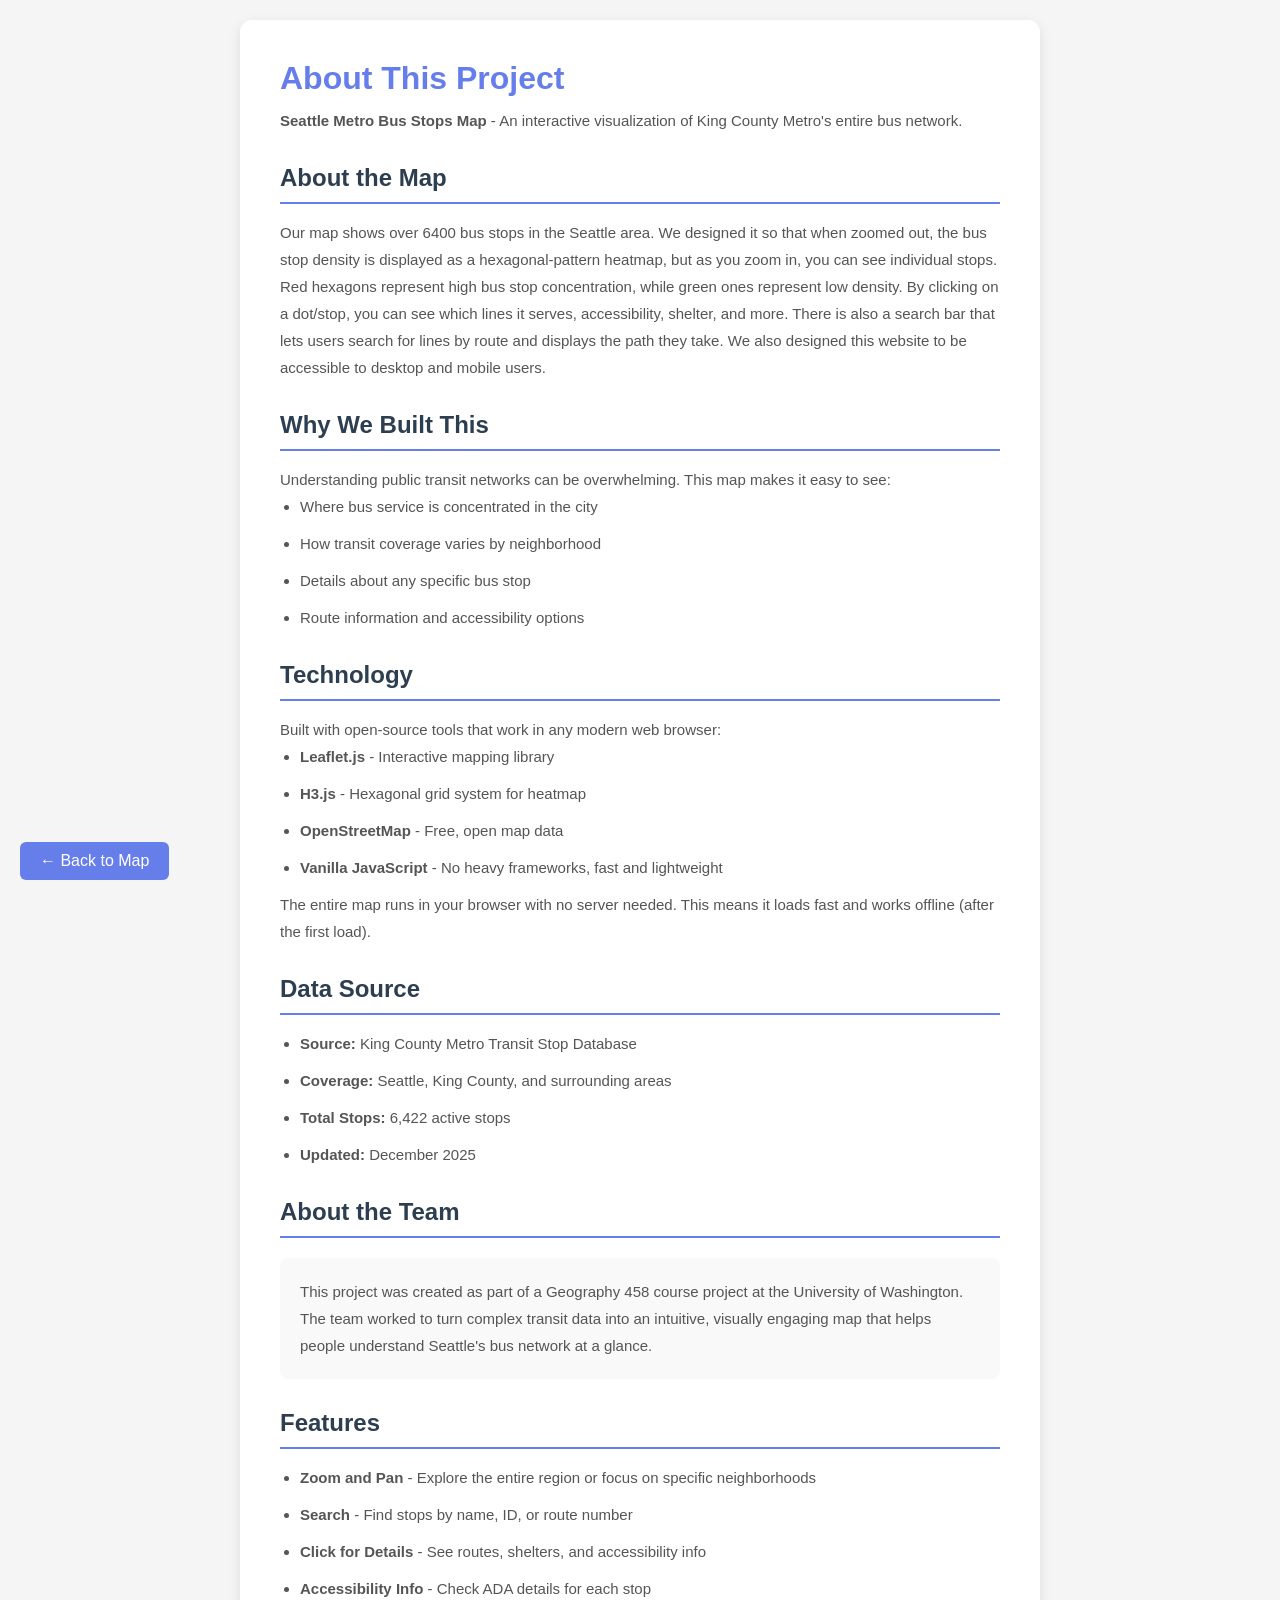
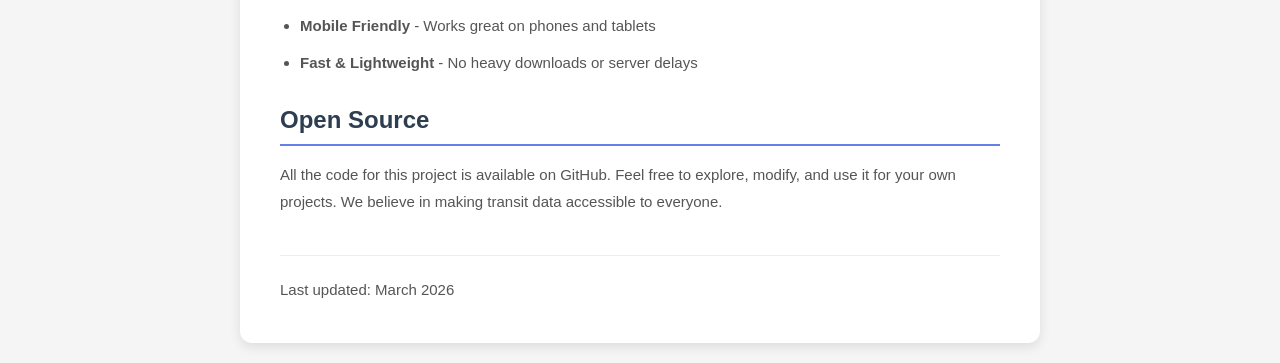
<file: about.html>
<!DOCTYPE html>
<html lang="en">
<head>
    <meta charset="UTF-8">
    <meta name="viewport" content="width=device-width, initial-scale=1.0">
    <meta name="description" content="About the Seattle Metro Bus Stops Map project.">
    <title>About - Seattle Metro Bus Stops Map</title>
    
    <!-- Favicon -->
    <link rel="icon" type="image/png" href="busbanner.png">
    
    <!-- Custom CSS -->
    <link rel="stylesheet" href="css/style.css">
    
    <style>
        html {
            overflow: auto !important;
            height: auto !important;
        }
        
        body {
            background: #f5f5f5;
            padding: 20px;
            overflow: auto !important;
            height: auto !important;
            width: auto !important;
        }
        
        .container {
            max-width: 800px;
            margin: 0 auto;
            background: white;
            padding: 40px;
            border-radius: 12px;
            box-shadow: 0 4px 12px rgba(0, 0, 0, 0.1);
        }
        
        h1 {
            color: #667eea;
            margin-bottom: 10px;
            font-size: 32px;
        }
        
        h2 {
            color: #2c3e50;
            margin-top: 30px;
            margin-bottom: 15px;
            border-bottom: 2px solid #667eea;
            padding-bottom: 10px;
        }
        
        p, li {
            color: #555;
            line-height: 1.8;
            font-size: 15px;
        }
        
        ul {
            margin-left: 20px;
        }
        
        li {
            margin-bottom: 10px;
        }
        
        .team {
            background: #f9f9f9;
            padding: 20px;
            border-radius: 8px;
            margin-top: 20px;
        }
        
        .back-button {
            display: inline-block;
            margin-bottom: 30px;
            padding: 10px 20px;
            background: #667eea;
            color: white;
            text-decoration: none;
            border-radius: 6px;
            transition: background 0.3s;
            font-weight: 500;
        }
        
        .back-button:hover {
            background: #764ba2;
        }
        
        .bottom-button {
            position: fixed;
            bottom: 20px;
            left: 20px;
            padding: 10px 20px;
            background: #667eea;
            color: white;
            text-decoration: none;
            border-radius: 6px;
            transition: background 0.3s;
            font-weight: 500;
            z-index: 1000;
        }
        
        .bottom-button:hover {
            background: #764ba2;
        }
        
        .timestamp {
            color: #999;
            font-size: 13px;
            margin-top: 40px;
            border-top: 1px solid #eee;
            padding-top: 20px;
        }
    </style>
</head>
<body>
    <div class="container">
        <h1>About This Project</h1>
        <p><strong>Seattle Metro Bus Stops Map</strong> - An interactive visualization of King County Metro's entire bus network.</p>
        
        <h2>About the Map</h2>
        <p>
            Our map shows over 6400 bus stops in the Seattle area. We designed it so that when zoomed out, the bus stop density is displayed 
            as a hexagonal-pattern heatmap, but as you zoom in, you can see individual stops. Red hexagons represent high bus stop concentration, 
            while green ones represent low density. By clicking on a dot/stop, you can see which lines it serves, accessibility, shelter, and more. 
            There is also a search bar that lets users search for lines by route and displays the path they take. We also designed this website 
            to be accessible to desktop and mobile users.
        </p>
        
        <h2>Why We Built This</h2>
        <p>
            Understanding public transit networks can be overwhelming. This map makes it easy to see:
        </p>
        <ul>
            <li>Where bus service is concentrated in the city</li>
            <li>How transit coverage varies by neighborhood</li>
            <li>Details about any specific bus stop</li>
            <li>Route information and accessibility options</li>
        </ul>
        
        <h2>Technology</h2>
        <p>Built with open-source tools that work in any modern web browser:</p>
        <ul>
            <li><strong>Leaflet.js</strong> - Interactive mapping library</li>
            <li><strong>H3.js</strong> - Hexagonal grid system for heatmap</li>
            <li><strong>OpenStreetMap</strong> - Free, open map data</li>
            <li><strong>Vanilla JavaScript</strong> - No heavy frameworks, fast and lightweight</li>
        </ul>
        <p>
            The entire map runs in your browser with no server needed. This means it loads fast and works offline (after the first load).
        </p>
        
        <h2>Data Source</h2>
        <ul>
            <li><strong>Source:</strong> King County Metro Transit Stop Database</li>
            <li><strong>Coverage:</strong> Seattle, King County, and surrounding areas</li>
            <li><strong>Total Stops:</strong> 6,422 active stops</li>
            <li><strong>Updated:</strong> December 2025</li>
        </ul>
        
        <h2>About the Team</h2>
        <div class="team">
            <p>
                This project was created as part of a Geography 458 course project at the University of Washington. 
                The team worked to turn complex transit data into an intuitive, visually engaging map that helps people 
                understand Seattle's bus network at a glance.
            </p>
        </div>
        
        <h2>Features</h2>
        <ul>
            <li><strong>Zoom and Pan</strong> - Explore the entire region or focus on specific neighborhoods</li>
            <li><strong>Search</strong> - Find stops by name, ID, or route number</li>
            <li><strong>Click for Details</strong> - See routes, shelters, and accessibility info</li>
            <li><strong>Accessibility Info</strong> - Check ADA details for each stop</li>
            <li><strong>Mobile Friendly</strong> - Works great on phones and tablets</li>
            <li><strong>Fast & Lightweight</strong> - No heavy downloads or server delays</li>
        </ul>
        
        <h2>Open Source</h2>
        <p>
            All the code for this project is available on GitHub. Feel free to explore, modify, 
            and use it for your own projects. We believe in making transit data accessible to everyone.
        </p>
        
        <div class="timestamp">
            <p>Last updated: March 2026</p>
        </div>
    </div>
    
    <a href="index.html" class="bottom-button">← Back to Map</a>
</body>
</html>
</file>
<file: css/style.css>
* {
    margin: 0;
    padding: 0;
    box-sizing: border-box;
}

html,
body {
    width: 100%;
    height: 100%;
    overflow: hidden;
    font-family: -apple-system, BlinkMacSystemFont, 'Segoe UI', Roboto, 'Helvetica Neue', Arial, sans-serif;
    background: #f0f2f5;
}

::-webkit-scrollbar {
    width: 6px;
}

::-webkit-scrollbar-track {
    background: #f1f1f1;
}

::-webkit-scrollbar-thumb {
    background: #888;
    border-radius: 3px;
}

::-webkit-scrollbar-thumb:hover {
    background: #555;
}

#map {
    width: 100%;
    height: 100%;
    z-index: 1;
}

/* Header */
.header {
    position: absolute;
    top: 20px;
    left: 20px;
    background: linear-gradient(135deg, #667eea 0%, #764ba2 100%);
    padding: 20px 25px;
    border-radius: 12px;
    box-shadow: 0 8px 32px rgba(102, 126, 234, 0.25);
    z-index: 1000;
    max-width: 350px;
    color: white;
}

.header h1 {
    font-size: 24px;
    color: white;
    margin-bottom: 8px;
    font-weight: 700;
    letter-spacing: -0.5px;
}

.header p {
    font-size: 13px;
    color: rgba(255, 255, 255, 0.9);
    line-height: 1.6;
    margin-bottom: 12px;
}

.stop-count {
    display: inline-block;
    background: rgba(255, 255, 255, 0.2);
    color: white;
    padding: 6px 14px;
    border-radius: 20px;
    font-size: 12px;
    font-weight: 600;
    border: 1px solid rgba(255, 255, 255, 0.3);
    backdrop-filter: blur(10px);
}

/* Legend */
.legend {
    position: absolute;
    bottom: 20px;
    left: 20px;
    background: white;
    padding: 18px;
    border-radius: 12px;
    box-shadow: 0 8px 32px rgba(0, 0, 0, 0.1);
    z-index: 1000;
    font-size: 12px;
}

.legend h3 {
    font-size: 14px;
    margin-bottom: 12px;
    color: #2c3e50;
    font-weight: 700;
}

.legend-item {
    display: flex;
    align-items: center;
    margin-bottom: 10px;
    gap: 10px;
}

.legend-circle {
    width: 16px;
    height: 16px;
    border-radius: 50%;
    border: 2px solid #fff;
    box-shadow: 0 0 0 1.5px #ccc;
    flex-shrink: 0;
}

.legend-circle.small {
    background: linear-gradient(135deg, #667eea 0%, #764ba2 100%);
}

.legend-circle.medium {
    background: linear-gradient(135deg, #2196F3 0%, #1976D2 100%);
}

.legend-circle.large {
    background: linear-gradient(135deg, #00BCD4 0%, #0097A7 100%);
}

.legend-item span {
    color: #555;
    font-size: 12px;
    font-weight: 500;
}

/* Search Box */
.search-box {
    position: absolute;
    top: 20px;
    right: 20px;
    background: white;
    padding: 12px;
    border-radius: 12px;
    box-shadow: 0 8px 32px rgba(0, 0, 0, 0.1);
    z-index: 1000;
}

.search-controls {
    display: flex;
    gap: 8px;
    align-items: center;
    margin-bottom: 8px;
}

.search-box input {
    flex: 1;
    padding: 10px 14px;
    border: 2px solid #e8e8e8;
    border-radius: 8px;
    font-size: 14px;
    font-family: inherit;
    transition: all 0.3s ease;
    min-width: 200px;
}

.search-box input:focus {
    outline: none;
    border-color: #667eea;
    box-shadow: 0 0 0 3px rgba(102, 126, 234, 0.1);
}

.search-box input::placeholder {
    color: #999;
}

.search-toggle {
    display: flex;
    background: #f0f0f0;
    border-radius: 8px;
    padding: 2px;
    gap: 2px;
}

.toggle-btn {
    padding: 8px 14px;
    border: none;
    background: transparent;
    color: #666;
    font-size: 12px;
    font-weight: 600;
    border-radius: 6px;
    cursor: pointer;
    transition: all 0.3s ease;
}

.toggle-btn.active {
    background: white;
    color: #667eea;
    box-shadow: 0 2px 8px rgba(102, 126, 234, 0.15);
}

/* Leaflet Popup Customization */
.leaflet-popup-content-wrapper {
    border-radius: 12px;
    box-shadow: 0 8px 32px rgba(0, 0, 0, 0.15);
    padding: 0;
    border: none;
    background: white;
}

.leaflet-popup-content {
    margin: 0;
    width: 320px !important;
    max-height: 500px;
    overflow-y: auto;
}

.popup-content {
    padding: 0;
}

.popup-header {
    background: linear-gradient(135deg, #667eea 0%, #764ba2 100%);
    color: white;
    padding: 16px 18px;
    margin: 0;
    border-radius: 12px 12px 0 0;
}

.stop-name {
    font-size: 18px;
    font-weight: 700;
    color: white;
    margin-bottom: 4px;
    word-wrap: break-word;
}

.stop-id {
    font-size: 12px;
    color: rgba(255, 255, 255, 0.8);
}

.popup-info {
    font-size: 13px;
    line-height: 1.7;
    color: #333;
    padding: 16px 18px;
}

.popup-info-row {
    margin-bottom: 12px;
    display: flex;
    flex-wrap: wrap;
    gap: 6px;
    align-items: flex-start;
}

.info-label {
    font-weight: 700;
    color: #667eea;
    min-width: 90px;
    font-size: 12px;
    text-transform: uppercase;
    letter-spacing: 0.5px;
}

.info-value {
    color: #555;
    flex: 1;
    font-weight: 500;
}

.routes-badge {
    display: inline-block;
    background: linear-gradient(135deg, #667eea 0%, #764ba2 100%);
    color: white;
    padding: 4px 10px;
    border-radius: 12px;
    font-size: 12px;
    font-weight: 600;
    margin: 2px 4px 2px 0;
    box-shadow: 0 2px 8px rgba(102, 126, 234, 0.2);
}

.accessibility {
    display: inline-block;
    padding: 4px 10px;
    border-radius: 12px;
    font-size: 11px;
    font-weight: 600;
    color: white;
    margin-top: 4px;
}

.accessibility.yes {
    background: linear-gradient(135deg, #2196F3 0%, #1976D2 100%);
    color: white;
}

.accessibility.no {
    background: linear-gradient(135deg, #9C9C9C 0%, #757575 100%);
    color: white;
}

.shelter-badge {
    display: inline-block;
    padding: 4px 10px;
    border-radius: 12px;
    font-size: 11px;
    font-weight: 600;
    color: white;
    margin-top: 4px;
}

.shelter-badge.yes {
    background: linear-gradient(135deg, #00BCD4 0%, #0097A7 100%);
    color: white;
}

.shelter-badge.no {
    background: linear-gradient(135deg, #9C9C9C 0%, #757575 100%);
    color: white;
}

/* Loading indicator */
.loading {
    position: absolute;
    top: 50%;
    left: 50%;
    transform: translate(-50%, -50%);
    background: rgba(0, 0, 0, 0.7);
    color: white;
    padding: 20px 40px;
    border-radius: 8px;
    font-size: 16px;
    z-index: 2000;
    display: none;
}

.loading.active {
    display: block;
}

.spinner {
    display: inline-block;
    width: 14px;
    height: 14px;
    border: 2px solid rgba(255, 255, 255, 0.3);
    border-top-color: white;
    border-radius: 50%;
    animation: spin 0.8s linear infinite;
    margin-right: 8px;
    vertical-align: middle;
}

@keyframes spin {
    to {
        transform: rotate(360deg);
    }
}

/* Responsive Design */
@media (max-width: 768px) {
    .header {
        max-width: calc(100% - 40px);
    }

    .search-box {
        width: calc(100% - 40px);
        right: 20px;
    }

    .search-box input {
        width: 100%;
    }

    .legend {
        bottom: auto;
        top: auto;
        left: 20px;
        right: 20px;
        max-width: calc(100% - 40px);
    }
}

/* Leaflet marker cluster customization */
.marker-cluster {
    background-clip: padding-box;
    border-radius: 40px;
}

.marker-cluster div {
    width: 30px;
    margin-left: 5px;
    margin-top: 5px;
    text-align: center;
    border-radius: 15px;
    font: 12px Arial, Helvetica, sans-serif;
    font-weight: 600;
}

.marker-cluster.marker-cluster-small {
    background-color: rgba(102, 126, 234, 0.2);
}

.marker-cluster.marker-cluster-small div {
    background-color: #667eea;
    color: white;
}

.marker-cluster.marker-cluster-medium {
    background-color: rgba(33, 150, 243, 0.2);
}

.marker-cluster.marker-cluster-medium div {
    background-color: #2196F3;
    color: white;
}

.marker-cluster.marker-cluster-large {
    background-color: rgba(0, 188, 212, 0.2);
}

.marker-cluster.marker-cluster-large div {
    background-color: #00BCD4;
    color: white;
}

/* Heatmap fade animations */
@keyframes fadeInHexagons {
    from {
        opacity: 0;
    }
    to {
        opacity: 0.85;
    }
}

@keyframes fadeOutHexagons {
    from {
        opacity: 0.85;
    }
    to {
        opacity: 0;
    }
}

.hexagon-fade-in {
    animation: fadeInHexagons 0.6s ease-in-out forwards;
}

.hexagon-fade-out {
    animation: fadeOutHexagons 0.6s ease-in-out forwards;
}

/* Popup styles */
.stop-popup {
    font-size: 12px !important;
}

.hidden-stops-container {
    max-height: 250px;
    overflow-y: auto;
    border-top: 1px solid #e0e0e0;
    padding-top: 8px;
}

.hidden-stops-container::-webkit-scrollbar {
    width: 6px;
}

.hidden-stops-container::-webkit-scrollbar-track {
    background: #f1f1f1;
    border-radius: 3px;
}

.hidden-stops-container::-webkit-scrollbar-thumb {
    background: #bbb;
    border-radius: 3px;
}

.hidden-stops-container::-webkit-scrollbar-thumb:hover {
    background: #999;
}
</file>
